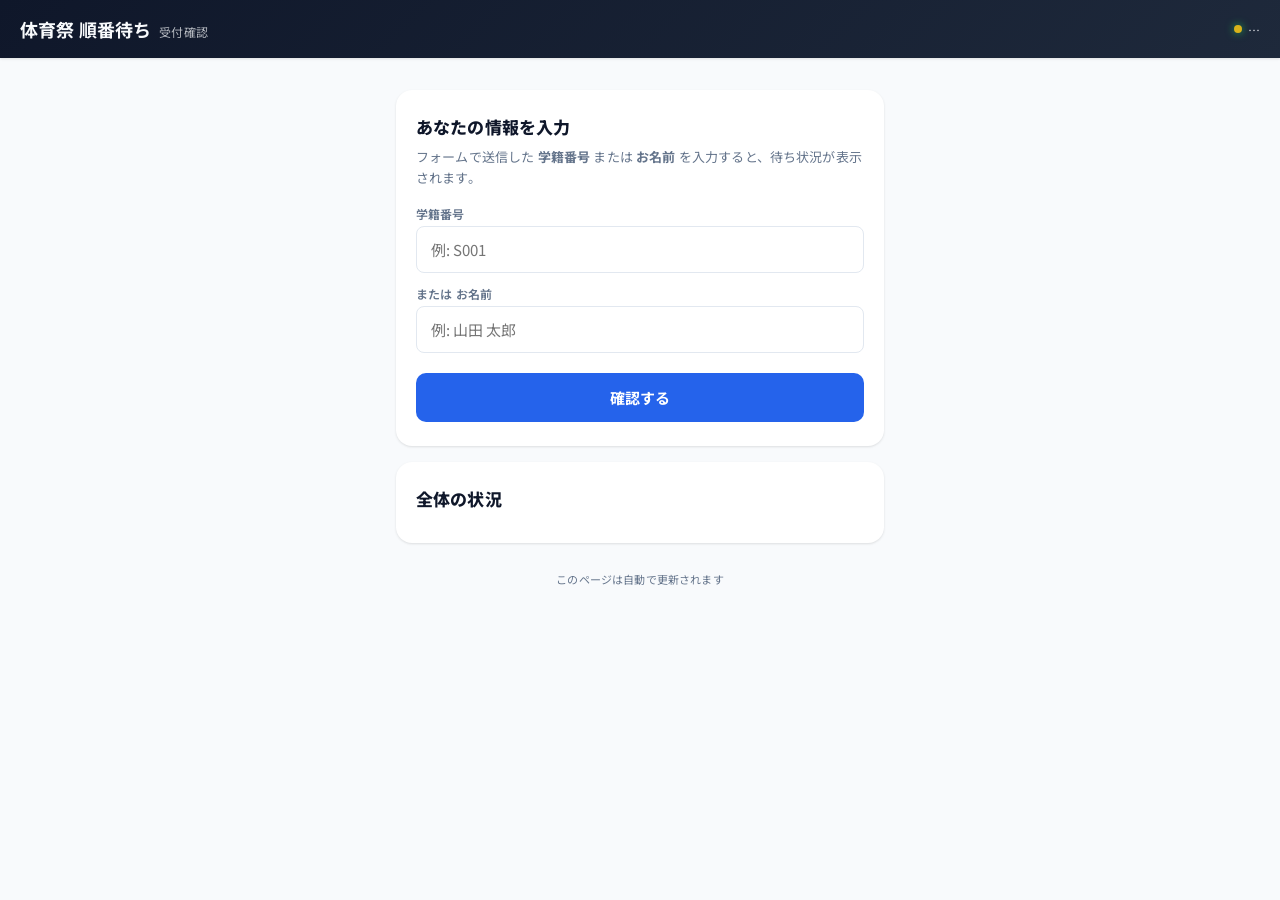
<file: index.html>
<!doctype html>
<html lang="ja">
<head>
  <meta charset="utf-8" />
  <meta name="viewport" content="width=device-width, initial-scale=1" />
  <title>体育祭 順番待ち</title>
  <meta http-equiv="refresh" content="0; url=view.html">
  <link rel="canonical" href="form.html">
  <style>
    body {
      font-family: 'Noto Sans JP', sans-serif;
      background: #f1f5f9;
      color: #334155;
      display: flex;
      align-items: center;
      justify-content: center;
      min-height: 100vh;
      margin: 0;
      text-align: center;
    }
    .box { padding: 32px; }
    a { color: #2563eb; }
  </style>
  <script>
    // JS有効環境では即リダイレクト
    location.replace('view.html' + location.search + location.hash);
  </script>
</head>
<body>
  <div class="box">
    <p>受付確認ページへ移動しています…</p>
    <p><a href="form.html">自動で移動しない場合はこちらをクリック</a></p>
  </div>
</body>
</html>
</file>
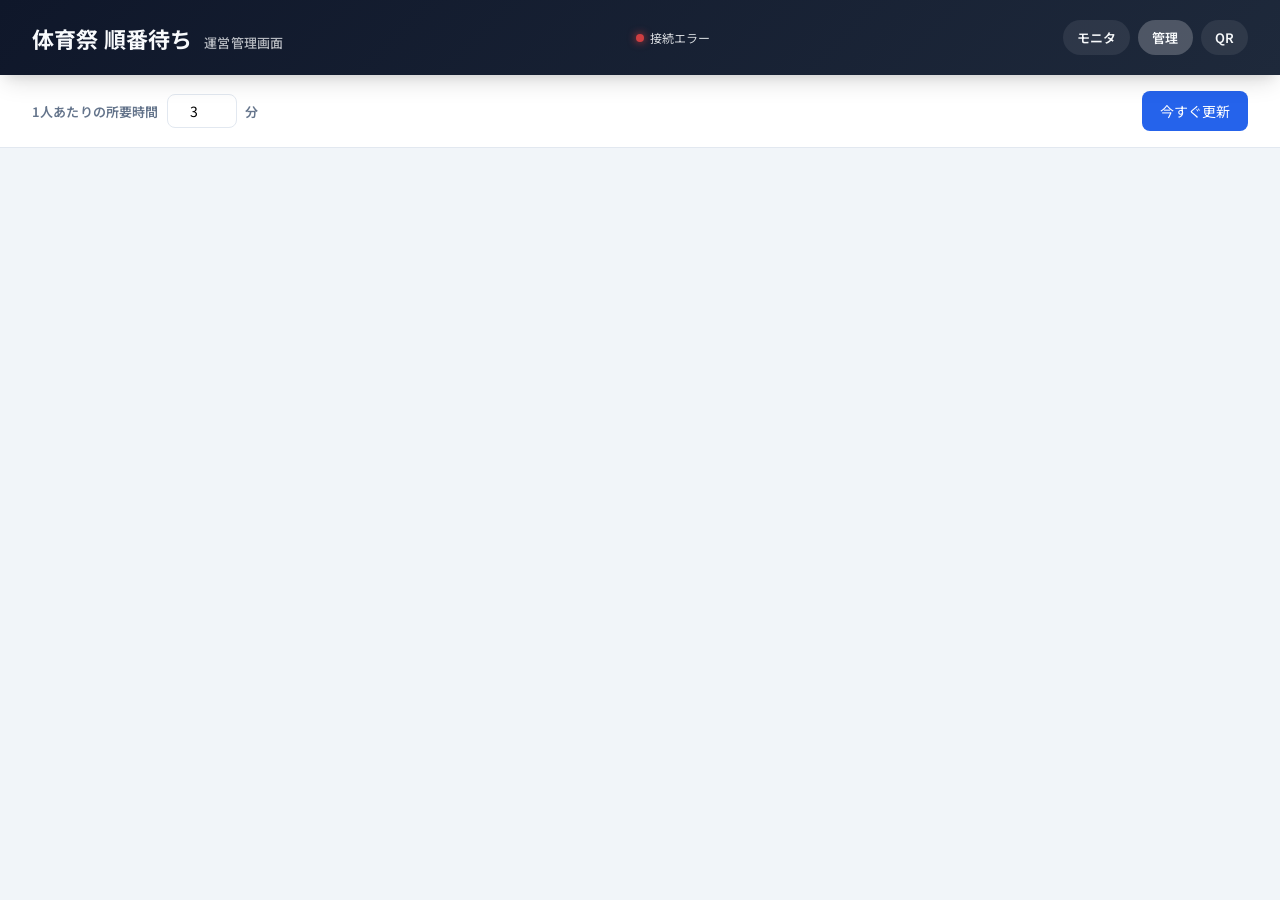
<file: admin.html>
<!doctype html>
<html lang="ja">
<head>
  <meta charset="utf-8" />
  <meta name="viewport" content="width=device-width, initial-scale=1" />
  <title>体育祭 順番待ち | 運営管理</title>
  <link rel="preconnect" href="https://fonts.googleapis.com">
  <link rel="preconnect" href="https://fonts.gstatic.com" crossorigin>
  <link href="https://fonts.googleapis.com/css2?family=Noto+Sans+JP:wght@500;700;800&display=swap" rel="stylesheet">
  <link rel="stylesheet" href="styles.css">
</head>
<body class="admin-page">
  <header class="app-header">
    <div class="title">
      <span class="main">体育祭 順番待ち</span>
      <span class="sub">運営管理画面</span>
    </div>
    <span id="status" class="status-pill is-loading">読込中…</span>
    <div class="links">
      <a href="monitor.html">モニタ</a>
      <a href="admin.html" class="active">管理</a>
      <a href="qr.html">QR</a>
    </div>
  </header>

  <div class="admin-toolbar">
    <label>1人あたりの所要時間
      <input id="mpp" type="number" min="0.5" step="0.5" value="3"> 分
    </label>
    <div class="grow"></div>
    <span class="api-status" id="api-status"></span>
    <button class="btn-primary" id="refresh-btn">今すぐ更新</button>
  </div>

  <div id="alert-area"></div>

  <main id="admin-board" class="admin-grid"></main>

  <script src="config.js"></script>
  <script src="app.js"></script>
  <script>
    (function () {
      const $ = function (s) { return document.querySelector(s); };
      const board = $('#admin-board');
      const statusEl = $('#status');
      const apiStatusEl = $('#api-status');
      const mppInput = $('#mpp');
      let busy = false;
      let watcher = null;

      mppInput.value = APP.Storage.getMinutesPerPerson();
      mppInput.addEventListener('change', function () {
        const v = parseFloat(mppInput.value);
        if (isFinite(v) && v > 0) {
          APP.Storage.setMinutesPerPerson(v);
          if (watcher) watcher.forceRefresh();
        }
      });

      function setStatus(text, cls) {
        statusEl.textContent = text;
        statusEl.className = 'status-pill ' + (cls || '');
      }

      function statusLabel(s) {
        if (s === '呼出中')  return { txt: '呼出中', cls: 'calling' };
        if (s === '完了')    return { txt: '完了',   cls: 'done' };
        if (s === 'キャンセル') return { txt: 'キャンセル', cls: 'canceled' };
        return { txt: '待機中', cls: 'waiting' };
      }

      function rowClass(s) {
        if (s === '呼出中') return 'is-calling';
        if (s === '完了')   return 'is-done';
        if (s === 'キャンセル') return 'is-canceled';
        return '';
      }

      function renderCard(ev, bucket) {
        const all = bucket.all;
        const pending = all.filter(function (e) { return e.status !== '完了' && e.status !== 'キャンセル'; });

        const rowsHtml = all.length ? all.map(function (e) {
          const lab = statusLabel(e.status);
          const cls = rowClass(e.status);
          const isDone     = e.status === '完了';
          const isCanceled = e.status === 'キャンセル';
          const isCalling  = e.status === '呼出中';
          return '<tr class="' + cls + '" data-row="' + e.row + '">' +
            '<td class="pos">' + APP.escapeHtml(e.queueNumber) + '</td>' +
            '<td class="name">' + APP.escapeHtml(e.name || '(名前未登録)') + '</td>' +
            '<td class="id-cell">' + APP.escapeHtml(e.studentId || '') + '</td>' +
            '<td class="id-cell">' + APP.escapeHtml(e.email || '') + '</td>' +
            '<td><span class="status-cell ' + lab.cls + '">' + lab.txt + '</span></td>' +
            '<td class="actions">' +
              (!isDone && !isCanceled
                ? (isCalling
                    ? '<button class="btn btn-done" data-act="complete" data-row="' + e.row + '">完了</button>'
                    : '<button class="btn btn-call" data-act="call" data-row="' + e.row + '">呼出</button>'
                  )
                : '') +
              (!isDone && !isCanceled
                ? '<button class="btn btn-cancel" data-act="cancel" data-row="' + e.row + '">取消</button>'
                : '<button class="btn btn-reset" data-act="reset" data-row="' + e.row + '">戻す</button>'
              ) +
            '</td>' +
          '</tr>';
        }).join('') : '<tr><td class="empty-row" colspan="6">まだ受付がありません</td></tr>';

        return '' +
          '<section class="admin-card">' +
            '<div class="ev-header" style="background: linear-gradient(135deg, ' + ev.color + ' 0%, ' + ev.accent + ' 100%);">' +
              '<div class="ev-name">' + APP.escapeHtml(ev.name) + '</div>' +
              '<div class="ev-count">受付 ' + all.length + ' 名 / 待ち ' + pending.filter(function (e) { return e.status !== '呼出中'; }).length + ' 名</div>' +
            '</div>' +
            '<table class="queue-table">' +
              '<thead><tr><th>番号</th><th>氏名</th><th>学籍番号</th><th>メール</th><th>状態</th><th>操作</th></tr></thead>' +
              '<tbody>' + rowsHtml + '</tbody>' +
            '</table>' +
          '</section>';
      }

      function render(entries) {
        const queues = APP.buildQueues(entries);
        const html = (APP.config.events || []).map(function (ev) {
          const b = queues[ev.name] || { all: [], waiting: [], calling: null };
          return renderCard(ev, b);
        }).join('');
        board.innerHTML = html;
      }

      // 操作 (イベント委譲)
      board.addEventListener('click', function (e) {
        const btn = e.target.closest('button[data-act]');
        if (!btn) return;
        const act = btn.dataset.act;
        const row = parseInt(btn.dataset.row, 10);
        if (!row) return;

        if ((act === 'cancel' || act === 'reset') && !confirm(act === 'cancel' ? 'この行をキャンセルしますか?' : 'この行を待機中に戻しますか?')) {
          return;
        }

        busy = true;
        btn.disabled = true;
        const fn = APP.Api[act];
        if (!fn) { busy = false; btn.disabled = false; return; }
        fn(row).then(function () {
          busy = false;
          if (watcher) watcher.forceRefresh();
        }).catch(function (err) {
          busy = false;
          btn.disabled = false;
          alert('操作に失敗しました: ' + err.message);
        });
      });

      $('#refresh-btn').addEventListener('click', function () {
        if (watcher) watcher.forceRefresh();
      });

      if (!APP.Api.isConfigured()) {
        APP.renderConfigAlertIfNeeded('#alert-area');
        setStatus('未設定', 'is-error');
        return;
      }

      watcher = APP.startWatcher({
        onChange: function (res) {
          render(res.entries || []);
          apiStatusEl.textContent = '最終更新: ' + new Date().toLocaleTimeString('ja-JP');
        },
        onTick: function (info) {
          if (info.phase === 'start')         setStatus('確認中…', 'is-loading');
          else if (info.phase === 'changed')  setStatus('更新', '');
          else if (info.phase === 'unchanged') setStatus('接続中', '');
          else if (info.phase === 'error')     setStatus('接続エラー', 'is-error');
        }
      });
    })();
  </script>
</body>
</html>
</file>
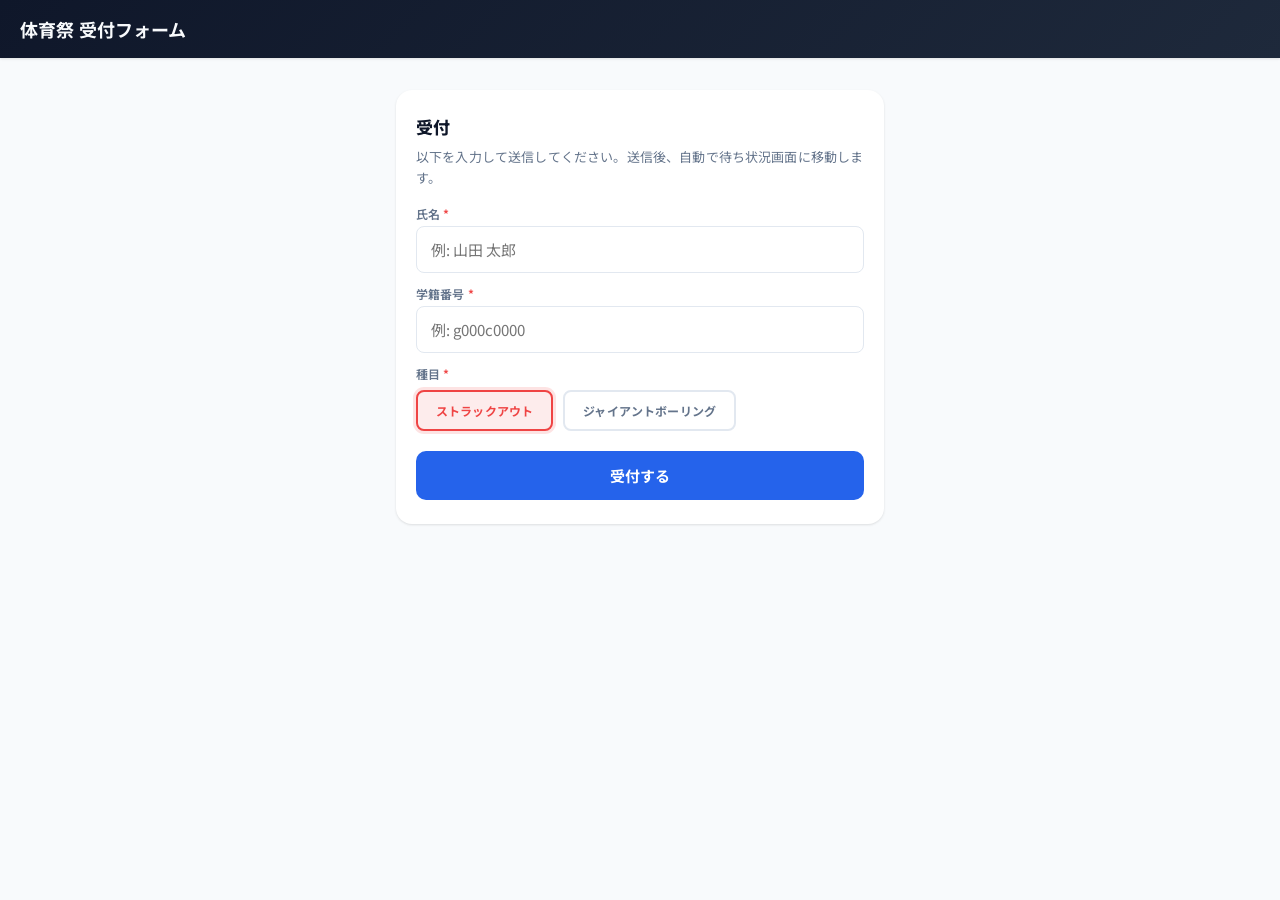
<file: form.html>
<!doctype html>
<html lang="ja">
<head>
  <meta charset="utf-8" />
  <meta name="viewport" content="width=device-width, initial-scale=1" />
  <title>体育祭 受付フォーム</title>
  <link rel="preconnect" href="https://fonts.googleapis.com">
  <link rel="preconnect" href="https://fonts.gstatic.com" crossorigin>
  <link href="https://fonts.googleapis.com/css2?family=Noto+Sans+JP:wght@500;700;800;900&display=swap" rel="stylesheet">
  <link rel="stylesheet" href="styles.css">
</head>
<body class="view-page">
  <header class="view-header">
    <div class="title">
      <span class="main">体育祭 受付フォーム</span>
    </div>
  </header>

  <main class="view-main">
    <div id="alert-area"></div>

    <section class="view-card">
      <h2 class="view-card-title">受付</h2>
      <p class="view-card-desc" id="form-desc">以下を入力して送信してください。送信後、自動で待ち状況画面に移動します。</p>

      <!-- 保存済みの本人情報を表示 (?new=1 のとき) -->
      <div id="saved-identity-box" class="saved-identity-box" style="display:none">
        <div class="saved-identity-label">受付者</div>
        <div class="saved-identity-value">
          <span id="saved-name"></span>
          <span id="saved-sid" class="saved-identity-sid"></span>
        </div>
      </div>

      <form id="register-form" class="identity-form">
        <label id="label-name">
          <span>氏名 <span style="color:#ef4444">*</span></span>
          <input id="f-name" type="text" required autocomplete="name" placeholder="例: 山田 太郎">
        </label>
        <label id="label-sid">
          <span>学籍番号 <span style="color:#ef4444">*</span></span>
          <input id="f-sid" type="text" required autocomplete="off" placeholder="例: g000c0000">
        </label>
        <label>
          <span>種目 <span style="color:#ef4444">*</span></span>
          <div id="event-options" class="event-radio-group"></div>
        </label>

        <div id="form-error" class="form-error" style="display:none"></div>

        <button type="submit" class="btn-view-primary" id="submit-btn">受付する</button>
      </form>
    </section>

    <!-- 送信完了 (成功後に表示) -->
    <section id="success-section" class="view-card hidden">
      <div class="success-icon">✅</div>
      <h2 class="view-card-title" style="text-align:center">受付が完了しました</h2>
      <div id="success-info" class="success-info"></div>
      <p id="countdown-msg" class="view-card-desc" style="text-align:center; margin-top:12px"></p>
      <a id="success-link" href="view.html" class="btn-view-primary" style="display:block; text-align:center; text-decoration:none; margin-top:12px">今すぐ確認する</a>
    </section>
  </main>

  <script src="config.js"></script>
  <script src="app.js"></script>
  <script>
    (function () {
      var $ = function (s) { return document.querySelector(s); };

      // 受付済みチェック: localStorage に識別情報があれば自動で view.html へ移動
      // (?new=1 で強制的にフォームを表示)
      var qs = new URLSearchParams(location.search);
      var forceNew = qs.get('new') === '1';
      if (!forceNew) {
        var saved = APP.Storage.getIdentity();
        if (saved && (saved.studentId || saved.name)) {
          var redirectUrl = 'view.html';
          var p = [];
          if (saved.studentId) p.push('sid=' + encodeURIComponent(saved.studentId));
          if (saved.name)      p.push('name=' + encodeURIComponent(saved.name));
          if (p.length) redirectUrl += '?' + p.join('&');
          location.replace(redirectUrl);
          return;
        }
      }

      var form = $('#register-form');
      var successSection = $('#success-section');
      var errorEl = $('#form-error');
      var submitBtn = $('#submit-btn');
      var eventOptions = $('#event-options');

      // ?new=1 で保存済みidentityがある場合: 種目選択のみのモード
      var savedForReuse = APP.Storage.getIdentity();
      var reuseMode = forceNew && savedForReuse && (savedForReuse.studentId || savedForReuse.name);
      if (reuseMode) {
        $('#form-desc').textContent = '別の種目を受付します。種目を選択して送信してください。';
        $('#label-name').style.display = 'none';
        $('#label-sid').style.display = 'none';
        $('#f-name').removeAttribute('required');
        $('#f-sid').removeAttribute('required');
        $('#saved-identity-box').style.display = 'block';
        $('#saved-name').textContent = savedForReuse.name || '';
        $('#saved-sid').textContent = savedForReuse.studentId ? '(' + savedForReuse.studentId + ')' : '';
      }

      // 種目選択肢をconfig.jsから生成
      var events = APP.config.events || [];
      eventOptions.innerHTML = events.map(function (ev, i) {
        return '<label class="event-radio">' +
          '<input type="radio" name="event" value="' + APP.escapeHtml(ev.name) + '"' + (i === 0 ? ' checked' : '') + '>' +
          '<span class="event-radio-label" style="--ev-color:' + ev.color + '">' + APP.escapeHtml(ev.name) + '</span>' +
        '</label>';
      }).join('');

      function showError(msg) {
        errorEl.textContent = msg;
        errorEl.style.display = 'block';
      }
      function hideError() {
        errorEl.style.display = 'none';
      }

      if (!APP.Api.isConfigured()) {
        APP.renderConfigAlertIfNeeded('#alert-area');
        return;
      }

      form.addEventListener('submit', function (e) {
        e.preventDefault();
        hideError();

        var name, sid;
        if (reuseMode) {
          // 保存済みの値を使う (新規エントリーとして送信)
          name = (savedForReuse.name || '').trim();
          sid  = (savedForReuse.studentId || '').trim();
        } else {
          name = $('#f-name').value.trim();
          sid  = $('#f-sid').value.trim();
        }
        var eventRadio = document.querySelector('input[name="event"]:checked');
        var eventName = eventRadio ? eventRadio.value : '';

        if (!name) { showError('氏名情報が見つかりません'); return; }
        if (!sid) { showError('学籍番号情報が見つかりません'); return; }
        if (!eventName) { showError('種目を選択してください'); return; }

        submitBtn.disabled = true;
        submitBtn.textContent = '送信中…';

        APP.Api._call('register', { name: name, studentId: sid, event: eventName })
          .then(function (res) {
            // 成功
            form.parentElement.classList.add('hidden');
            successSection.classList.remove('hidden');

            var qNum = res.queueNumber || '?';
            $('#success-info').innerHTML =
              '<div class="success-detail"><strong>' + APP.escapeHtml(name) + '</strong> さん</div>' +
              '<div class="success-detail">種目: ' + APP.escapeHtml(eventName) + '</div>' +
              '<div class="success-num">あなたは <span class="success-big">No.' + APP.escapeHtml(qNum) + '</span> です</div>';

            // view.html へのリンクにパラメータ付与
            var viewUrl = 'view.html?sid=' + encodeURIComponent(sid) + '&name=' + encodeURIComponent(name);
            $('#success-link').href = viewUrl;

            // localStorageにも保存（view.htmlで使う）
            APP.Storage.setIdentity({ studentId: sid, name: name });

            // カウントダウン表示 + 自動遷移
            var remaining = 5;
            var countdownEl = $('#countdown-msg');
            countdownEl.textContent = remaining + '秒後に自動で順番確認画面に移動します';
            var countdownTimer = setInterval(function () {
              remaining--;
              if (remaining <= 0) {
                clearInterval(countdownTimer);
                location.href = viewUrl;
              } else {
                countdownEl.textContent = remaining + '秒後に自動で順番確認画面に移動します';
              }
            }, 1000);
          })
          .catch(function (err) {
            submitBtn.disabled = false;
            submitBtn.textContent = '受付する';
            showError('送信に失敗しました: ' + err.message);
          });
      });

      // 隠しコマンド: a を3回押すと admin へ
      APP.initHiddenAdminAccess();
    })();
  </script>
</body>
</html>
</file>
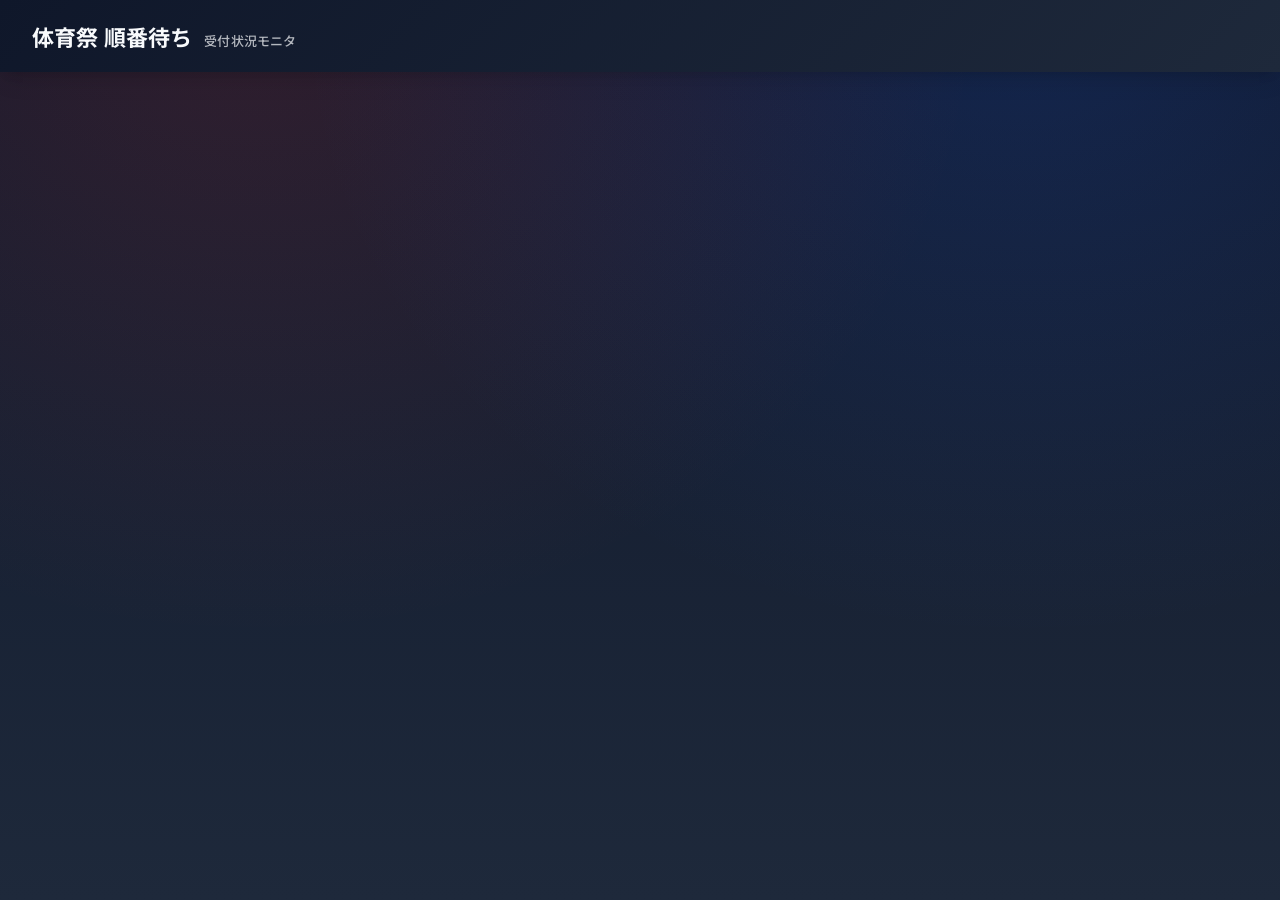
<file: monitor.html>
<!doctype html>
<html lang="ja">
<head>
  <meta charset="utf-8" />
  <meta name="viewport" content="width=device-width, initial-scale=1" />
  <title>体育祭 順番待ち | 大型モニタ表示</title>
  <link rel="preconnect" href="https://fonts.googleapis.com">
  <link rel="preconnect" href="https://fonts.gstatic.com" crossorigin>
  <link href="https://fonts.googleapis.com/css2?family=Noto+Sans+JP:wght@500;700;800;900&display=swap" rel="stylesheet">
  <link rel="stylesheet" href="styles.css">
</head>
<body class="display-page">
  <header class="app-header">
    <div class="title">
      <span class="main">体育祭 順番待ち</span>
      <span class="sub">受付状況モニタ</span>
    </div>
  </header>

  <div id="alert-area"></div>

  <main id="board" class="events-grid"></main>

  <script src="config.js"></script>
  <script src="app.js"></script>
  <script>
    (function () {
      const $ = function (s) { return document.querySelector(s); };
      const board = $('#board');

      function setStatus() {} // ステータス表示なし

      function renderEventCard(ev, bucket) {
        const minutes = APP.Storage.getMinutesPerPerson();
        const waiting = bucket.waiting;
        const calling = bucket.calling;
        const waitCount = waiting.length;
        const waitMin = waitCount * minutes;

        const callingHtml = calling
          ? '<div class="now-calling">' +
              '<div class="label">ただいま呼出中</div>' +
              '<div class="number">No.' + APP.escapeHtml(calling.queueNumber) + '</div>' +
              '<div class="name">' + APP.escapeHtml(calling.name || '(名前未登録)') + '</div>' +
              '<div class="meta">' + APP.escapeHtml(calling.studentId || '') + '</div>' +
            '</div>'
          : '<div class="now-calling is-empty">' +
              '<div class="label">ただいま呼出中</div>' +
              '<div class="number">―</div>' +
              '<div class="meta">' + (waiting.length ? '次の方をお待ちください' : '受付お待ちしています') + '</div>' +
            '</div>';

        const upcomingHtml = waiting.length
          ? waiting.slice(0, APP.config.upcomingCount).map(function (e, i) {
              const wMin = (i + 1) * minutes;
              return '<li>' +
                '<span class="pos">' + APP.escapeHtml(e.queueNumber) + '</span>' +
                '<span class="nm">' + APP.escapeHtml(e.name || '(名前未登録)') + '</span>' +
                '<span class="wait">約 ' + wMin + ' 分後</span>' +
              '</li>';
            }).join('')
          : '<li class="is-empty">現在、待ちの方はいません</li>';

        return '' +
          '<section class="event-card">' +
            '<div class="event-header" style="background: linear-gradient(135deg, ' + ev.color + ' 0%, ' + ev.accent + ' 100%);">' +
              '<div class="ev-name">' + APP.escapeHtml(ev.name) + '</div>' +
              '<div class="ev-sub">本日の順番待ち状況</div>' +
            '</div>' +
            callingHtml +
            '<div class="stats-row">' +
              '<div class="stat"><div class="label">待ち人数</div><div class="value">' + waitCount + '<span class="unit">人</span></div></div>' +
              '<div class="stat"><div class="label">推定待ち時間</div><div class="value">' + waitMin + '<span class="unit">分</span></div></div>' +
            '</div>' +
            '<div class="upcoming">' +
              '<div class="upcoming-title">次に呼ばれる方</div>' +
              '<ul class="upcoming-list">' + upcomingHtml + '</ul>' +
            '</div>' +
          '</section>';
      }

      function render(entries) {
        const queues = APP.buildQueues(entries);
        const html = (APP.config.events || []).map(function (ev) {
          const b = queues[ev.name] || { waiting: [], calling: null, all: [] };
          return renderEventCard(ev, b);
        }).join('');
        board.innerHTML = html;
      }

      if (!APP.Api.isConfigured()) {
        APP.renderConfigAlertIfNeeded('#alert-area');
        setStatus('未設定', 'is-error');
        return;
      }

      // 変更検知付きウォッチャー (変化があった時だけ画面更新)
      var connected = false;
      APP.startWatcher({
        onChange: function (res) { render(res.entries || []); },
        onTick: function (info) {
          if (info.phase === 'changed') {
            connected = true;
            setStatus('更新しました', '');
            setTimeout(function () { setStatus('接続中', ''); }, 2000);
          } else if (info.phase === 'unchanged') {
            if (!connected) setStatus('接続中', '');
            connected = true;
          } else if (info.phase === 'error') {
            setStatus('接続エラー', 'is-error');
            connected = false;
          } else if (info.phase === 'start' && !connected) {
            setStatus('接続中…', 'is-loading');
          }
        }
      });

      // 隠しコマンド: a を3回押すと admin へ
      APP.initHiddenAdminAccess();
    })();
  </script>
</body>
</html>
</file>
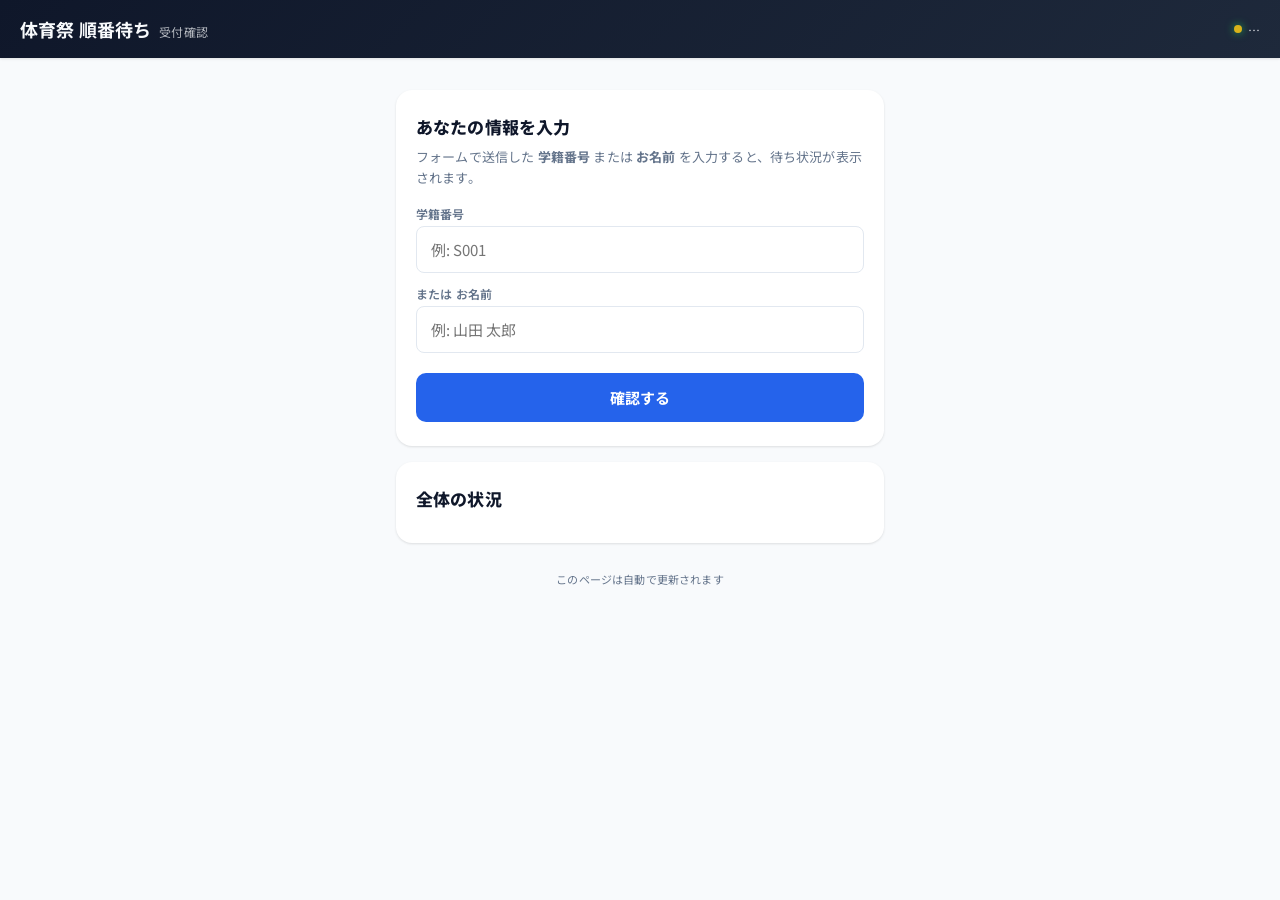
<file: view.html>
<!doctype html>
<html lang="ja">
<head>
  <meta charset="utf-8" />
  <meta name="viewport" content="width=device-width, initial-scale=1" />
  <title>体育祭 順番待ち | 受付確認</title>
  <link rel="preconnect" href="https://fonts.googleapis.com">
  <link rel="preconnect" href="https://fonts.gstatic.com" crossorigin>
  <link href="https://fonts.googleapis.com/css2?family=Noto+Sans+JP:wght@500;700;800;900&display=swap" rel="stylesheet">
  <link rel="stylesheet" href="styles.css">
</head>
<body class="view-page">
  <header class="view-header">
    <div class="title">
      <span class="main">体育祭 順番待ち</span>
      <span class="sub">受付確認</span>
    </div>
    <span id="status" class="status-pill is-loading">…</span>
  </header>

  <main class="view-main">
    <div id="alert-area"></div>

    <!-- 識別フォーム -->
    <section id="identity-section" class="view-card">
      <h2 class="view-card-title">あなたの情報を入力</h2>
      <p class="view-card-desc">フォームで送信した <strong>学籍番号</strong> または <strong>お名前</strong> を入力すると、待ち状況が表示されます。</p>
      <form id="identity-form" class="identity-form">
        <label>
          <span>学籍番号</span>
          <input id="input-student-id" type="text" autocomplete="off" placeholder="例: S001">
        </label>
        <label>
          <span>または お名前</span>
          <input id="input-name" type="text" autocomplete="off" placeholder="例: 山田 太郎">
        </label>
        <button type="submit" class="btn-view-primary">確認する</button>
      </form>
    </section>

    <!-- 本人状況カード (識別後に表示) -->
    <section id="my-status-section" class="view-card hidden">
      <div class="my-status-banner">
        <div class="banner-label">📋 受付スタッフに見せてください</div>
      </div>

      <div id="my-identity" class="my-identity"></div>
      <div id="my-entries" class="my-entries"></div>

      <a href="form.html?new=1" class="btn-view-secondary" style="text-align:center; text-decoration:none; display:block">別の種目を受付する</a>
    </section>

    <!-- 全体状況 -->
    <section id="overall-section" class="view-card">
      <h2 class="view-card-title">全体の状況</h2>
      <div id="overall-board" class="overall-board"></div>
    </section>

    <footer class="view-footer">
      <p>このページは自動で更新されます</p>
    </footer>
  </main>

  <script src="config.js"></script>
  <script src="app.js"></script>
  <script>
    (function () {
      const $ = function (s) { return document.querySelector(s); };
      const statusEl = $('#status');
      const idSection = $('#identity-section');
      const myStatusSection = $('#my-status-section');
      const inputSid = $('#input-student-id');
      const inputName = $('#input-name');
      const myIdentityEl = $('#my-identity');
      const myEntriesEl = $('#my-entries');
      const overallBoard = $('#overall-board');

      let latestEntries = [];

      function setStatus(text, cls) {
        statusEl.textContent = text;
        statusEl.className = 'status-pill ' + (cls || '');
      }

      function statusBadge(s) {
        if (s === '呼出中')   return { txt: '🔔 呼出中！', cls: 'badge-calling' };
        if (s === '完了')     return { txt: '✅ 完了',     cls: 'badge-done' };
        if (s === 'キャンセル') return { txt: 'キャンセル', cls: 'badge-canceled' };
        return { txt: '⏳ 待機中', cls: 'badge-waiting' };
      }

      function renderMyEntries(identity, entries) {
        const minutes = APP.Storage.getMinutesPerPerson();
        const allMine = APP.findEntriesByIdentity(entries, identity);
        // 完了・キャンセルを除外: 待機中・呼出中のみ表示
        const mine = allMine.filter(function (e) {
          return e.status !== '完了' && e.status !== 'キャンセル';
        });

        // 識別ヘッダー
        const idLabel =
          (identity.name ? '<div class="my-name">' + APP.escapeHtml(identity.name) + '</div>' : '') +
          (identity.studentId ? '<div class="my-sid">学籍番号: ' + APP.escapeHtml(identity.studentId) + '</div>' : '');
        myIdentityEl.innerHTML = idLabel || '<div class="my-name">' + APP.escapeHtml(identity.name || identity.studentId || '') + '</div>';

        if (mine.length === 0) {
          // 受付がない or 全て完了済み
          var emptyMsg = allMine.length > 0
            ? '受付済みの種目はすべて完了しました。'
            : 'まだ受付されていないようです。';
          myEntriesEl.innerHTML =
            '<div class="my-entry-empty">' +
              emptyMsg + '<br>' +
              '<a href="form.html?new=1" class="btn-view-primary" style="display:inline-block; margin-top:14px; text-decoration:none">新しく受付する</a>' +
            '</div>';
          return;
        }

        // 種目ごとに整理 (待ち番号を計算するため)
        const queues = APP.buildQueues(entries);
        const cards = mine.map(function (myEntry) {
          const ev = (APP.config.events || []).find(function (e) { return e.name === myEntry.event; })
                    || { color: '#475569', accent: '#64748b', name: myEntry.event };
          const bucket = queues[myEntry.event];
          let posInWait = -1;
          if (bucket) {
            posInWait = bucket.waiting.findIndex(function (e) { return e.row === myEntry.row; });
          }
          const badge = statusBadge(myEntry.status);

          let mainBig = '';
          if (myEntry.status === '呼出中') {
            mainBig =
              '<div class="my-big-msg my-big-call">いま呼ばれています！</div>' +
              '<div class="my-big-sub">受付場所へ向かってください</div>';
          } else {
            // 待機中
            const aheadCount = posInWait >= 0 ? posInWait : 0; // 自分の前に何人
            const myWaitMin = (aheadCount + 1) * minutes; // 自分が呼ばれるまで
            mainBig =
              '<div class="my-big-num">あと ' + aheadCount + ' 人</div>' +
              '<div class="my-big-sub">推定 約 ' + myWaitMin + ' 分後</div>';
          }

          return '' +
            '<div class="my-entry-card" style="--ev-color:' + ev.color + ';--ev-accent:' + ev.accent + ';">' +
              '<div class="my-entry-header">' +
                '<span class="my-entry-event">' + APP.escapeHtml(myEntry.event) + '</span>' +
                '<span class="my-entry-num">No.' + APP.escapeHtml(myEntry.queueNumber) + '</span>' +
              '</div>' +
              '<div class="my-entry-badge ' + badge.cls + '">' + badge.txt + '</div>' +
              mainBig +
            '</div>';
        }).join('');
        myEntriesEl.innerHTML = cards;
      }

      function renderOverall(entries) {
        const minutes = APP.Storage.getMinutesPerPerson();
        const queues = APP.buildQueues(entries);
        const html = (APP.config.events || []).map(function (ev) {
          const b = queues[ev.name] || { waiting: [], calling: null };
          const calling = b.calling
            ? '<div class="ov-calling">呼出中: <strong>No.' + APP.escapeHtml(b.calling.queueNumber) + ' ' + APP.escapeHtml(b.calling.name || '') + '</strong></div>'
            : '<div class="ov-calling ov-empty">呼出中: ―</div>';
          return '' +
            '<div class="ov-card" style="--ev-color:' + ev.color + ';--ev-accent:' + ev.accent + ';">' +
              '<div class="ov-name">' + APP.escapeHtml(ev.name) + '</div>' +
              calling +
              '<div class="ov-stats">' +
                '<div class="ov-stat"><span class="ov-num">' + b.waiting.length + '</span><span class="ov-unit">人待ち</span></div>' +
                '<div class="ov-stat"><span class="ov-num">' + (b.waiting.length * minutes) + '</span><span class="ov-unit">分</span></div>' +
              '</div>' +
            '</div>';
        }).join('');
        overallBoard.innerHTML = html;
      }

      function refreshUI() {
        const identity = APP.Storage.getIdentity();
        if (identity && (identity.name || identity.studentId)) {
          idSection.classList.add('hidden');
          myStatusSection.classList.remove('hidden');
          renderMyEntries(identity, latestEntries);
        } else {
          idSection.classList.remove('hidden');
          myStatusSection.classList.add('hidden');
        }
        renderOverall(latestEntries);
      }

      // 識別フォーム
      $('#identity-form').addEventListener('submit', function (e) {
        e.preventDefault();
        const sid = inputSid.value.trim();
        const nm = inputName.value.trim();
        if (!sid && !nm) {
          alert('学籍番号またはお名前を入力してください');
          return;
        }
        APP.Storage.setIdentity({ studentId: sid, name: nm });
        refreshUI();
      });

      $('#change-identity-btn').addEventListener('click', function () {
        APP.Storage.setIdentity(null);
        inputSid.value = '';
        inputName.value = '';
        refreshUI();
      });

      // 起動時: URLパラメータ or localStorage から識別情報を復元
      var params = new URLSearchParams(location.search);
      var paramSid = params.get('sid') || '';
      var paramName = params.get('name') || '';
      var hasIdentity = false;

      if (paramSid || paramName) {
        // URLパラメータあり → 保存して即表示
        var identity = { studentId: paramSid, name: paramName };
        APP.Storage.setIdentity(identity);
        if (paramSid) inputSid.value = paramSid;
        if (paramName) inputName.value = paramName;
        hasIdentity = true;
        // URLからパラメータを消す（見た目をクリーンに）
        if (history.replaceState) {
          history.replaceState(null, '', location.pathname);
        }
      } else {
        // localStorage から復元
        var savedIdentity = APP.Storage.getIdentity();
        if (savedIdentity && (savedIdentity.studentId || savedIdentity.name)) {
          if (savedIdentity.studentId) inputSid.value = savedIdentity.studentId;
          if (savedIdentity.name) inputName.value = savedIdentity.name;
          hasIdentity = true;
        }
      }

      // 識別情報がある場合は即座に入力画面を隠してステータス画面を表示
      if (hasIdentity) {
        idSection.classList.add('hidden');
        myStatusSection.classList.remove('hidden');
        // データ読込中の仮表示
        myEntriesEl.innerHTML = '<div class="my-entry-empty">データを読み込み中…</div>';
      }

      // データ取得開始
      if (!APP.Api.isConfigured()) {
        APP.renderConfigAlertIfNeeded('#alert-area');
        setStatus('未設定', 'is-error');
        refreshUI();
        return;
      }

      var connected = false;
      APP.startWatcher({
        onChange: function (res) {
          latestEntries = res.entries || [];
          refreshUI();
        },
        onTick: function (info) {
          if (info.phase === 'changed') {
            connected = true;
            setStatus('更新しました', '');
            setTimeout(function () { setStatus('接続中', ''); }, 2000);
          } else if (info.phase === 'unchanged') {
            if (!connected) setStatus('接続中', '');
            connected = true;
          } else if (info.phase === 'error') {
            setStatus('接続エラー', 'is-error');
            connected = false;
          } else if (info.phase === 'start' && !connected) {
            setStatus('接続中…', 'is-loading');
          }
        }
      });

    })();
  </script>
</body>
</html>
</file>
<file: styles.css>
/* ========================================================
   体育祭 順番待ちシステム - 共通スタイル
   ======================================================== */

* { box-sizing: border-box; margin: 0; padding: 0; }

:root {
  --bg: #0f172a;
  --bg-grad-1: #1e293b;
  --bg-grad-2: #0f172a;
  --surface: #ffffff;
  --surface-2: #f8fafc;
  --text: #0f172a;
  --text-muted: #64748b;
  --text-on-dark: #f8fafc;
  --border: #e2e8f0;
  --shadow-sm: 0 1px 3px rgba(0,0,0,.08), 0 1px 2px rgba(0,0,0,.04);
  --shadow-md: 0 10px 25px -5px rgba(0,0,0,.15), 0 8px 10px -6px rgba(0,0,0,.08);
  --shadow-lg: 0 25px 50px -12px rgba(0,0,0,.25);
  --radius: 16px;
  --radius-sm: 8px;
  --radius-lg: 24px;
}

html, body {
  font-family: 'Noto Sans JP', -apple-system, BlinkMacSystemFont, 'Segoe UI', system-ui, sans-serif;
  color: var(--text);
  background: var(--bg);
  min-height: 100vh;
  -webkit-font-smoothing: antialiased;
  letter-spacing: 0.01em;
}

button { font-family: inherit; cursor: pointer; border: none; }
input, select { font-family: inherit; }
a { color: inherit; }

/* ============================ ヘッダー ============================ */
.app-header {
  background: linear-gradient(135deg, #0f172a 0%, #1e293b 100%);
  color: var(--text-on-dark);
  padding: 20px 32px;
  display: flex;
  align-items: center;
  justify-content: space-between;
  gap: 16px;
  box-shadow: var(--shadow-md);
  position: sticky;
  top: 0;
  z-index: 10;
}
.app-header .title {
  display: flex;
  align-items: baseline;
  gap: 12px;
  font-weight: 700;
}
.app-header .title .main { font-size: 22px; }
.app-header .title .sub  { font-size: 13px; opacity: 0.7; font-weight: 500; }

.app-header .links { display: flex; gap: 8px; }
.app-header .links a {
  text-decoration: none;
  padding: 8px 14px;
  border-radius: 999px;
  background: rgba(255,255,255,0.08);
  font-size: 13px;
  font-weight: 600;
  transition: background .15s;
}
.app-header .links a:hover { background: rgba(255,255,255,0.18); }
.app-header .links a.active { background: rgba(255,255,255,0.22); }

.status-pill {
  display: inline-flex;
  align-items: center;
  gap: 6px;
  font-size: 12px;
  opacity: 0.85;
}
.status-pill::before {
  content: '';
  width: 8px; height: 8px;
  border-radius: 50%;
  background: #22c55e;
  box-shadow: 0 0 8px #22c55e;
}
.status-pill.is-error::before { background: #ef4444; box-shadow: 0 0 8px #ef4444; }
.status-pill.is-loading::before { background: #facc15; animation: pulse 1.2s infinite; }
@keyframes pulse { 50% { opacity: 0.3; } }

/* ============================ レイアウト ============================ */
.events-grid {
  display: grid;
  grid-template-columns: 1fr 1fr;
  gap: 24px;
  padding: 24px;
  max-width: 1800px;
  margin: 0 auto;
}
@media (max-width: 1024px) {
  .events-grid { grid-template-columns: 1fr; }
}

.event-card {
  background: var(--surface);
  border-radius: var(--radius-lg);
  overflow: hidden;
  box-shadow: var(--shadow-lg);
  display: flex;
  flex-direction: column;
  min-height: 600px;
}

.event-header {
  padding: 24px 28px;
  color: white;
  position: relative;
  overflow: hidden;
}
.event-header::after {
  content: '';
  position: absolute;
  top: -30%; right: -10%;
  width: 250px; height: 250px;
  border-radius: 50%;
  background: rgba(255,255,255,0.08);
}
.event-header .ev-name {
  font-size: 32px;
  font-weight: 800;
  letter-spacing: 0.02em;
  position: relative;
  z-index: 1;
}
.event-header .ev-sub {
  font-size: 14px;
  opacity: 0.85;
  margin-top: 4px;
  position: relative;
  z-index: 1;
}

/* ============================ ディスプレイ画面 ============================ */
.now-calling {
  padding: 36px 28px;
  text-align: center;
  background: linear-gradient(180deg, #fffbeb 0%, #fef3c7 100%);
  border-bottom: 1px solid var(--border);
}
.now-calling.is-empty {
  background: var(--surface-2);
}
.now-calling .label {
  font-size: 14px;
  color: var(--text-muted);
  font-weight: 600;
  letter-spacing: 0.15em;
  margin-bottom: 12px;
}
.now-calling .number {
  font-size: 96px;
  font-weight: 900;
  line-height: 1;
  margin-bottom: 8px;
  letter-spacing: -0.03em;
}
.now-calling .name {
  font-size: 28px;
  font-weight: 700;
  margin-bottom: 6px;
}
.now-calling .meta {
  font-size: 14px;
  color: var(--text-muted);
}
.now-calling.is-empty .number {
  font-size: 48px;
  color: var(--text-muted);
}

.stats-row {
  display: grid;
  grid-template-columns: 1fr 1fr;
  gap: 1px;
  background: var(--border);
  border-bottom: 1px solid var(--border);
}
.stats-row .stat {
  padding: 24px;
  background: var(--surface);
  text-align: center;
}
.stats-row .stat .label {
  font-size: 13px;
  color: var(--text-muted);
  font-weight: 600;
  margin-bottom: 8px;
}
.stats-row .stat .value {
  font-size: 56px;
  font-weight: 800;
  line-height: 1;
}
.stats-row .stat .unit {
  font-size: 18px;
  color: var(--text-muted);
  font-weight: 600;
  margin-left: 4px;
}

.upcoming {
  padding: 20px 24px 24px;
  flex: 1;
}
.upcoming .upcoming-title {
  font-size: 14px;
  color: var(--text-muted);
  font-weight: 600;
  letter-spacing: 0.1em;
  margin-bottom: 12px;
}
.upcoming-list { list-style: none; display: flex; flex-direction: column; gap: 8px; }
.upcoming-list li {
  display: grid;
  grid-template-columns: 56px 1fr auto;
  align-items: center;
  gap: 12px;
  padding: 12px 16px;
  background: var(--surface-2);
  border-radius: var(--radius-sm);
  border-left: 4px solid transparent;
}
.upcoming-list li .pos {
  font-size: 22px;
  font-weight: 800;
  color: var(--text-muted);
}
.upcoming-list li .nm { font-size: 18px; font-weight: 600; }
.upcoming-list li .wait { font-size: 13px; color: var(--text-muted); }
.upcoming-list li.is-empty { color: var(--text-muted); justify-content: center; display: flex; padding: 20px; }

/* ============================ 管理画面 ============================ */
.admin-toolbar {
  background: var(--surface);
  border-bottom: 1px solid var(--border);
  padding: 16px 32px;
  display: flex;
  flex-wrap: wrap;
  align-items: center;
  gap: 20px;
}
.admin-toolbar label {
  font-size: 13px;
  font-weight: 600;
  color: var(--text-muted);
  display: flex;
  align-items: center;
  gap: 8px;
}
.admin-toolbar input[type="number"] {
  width: 70px;
  padding: 6px 10px;
  border: 1px solid var(--border);
  border-radius: var(--radius-sm);
  font-size: 14px;
  text-align: center;
}
.admin-toolbar .grow { flex: 1; }
.admin-toolbar .api-status { font-size: 12px; color: var(--text-muted); }

.admin-grid {
  display: grid;
  grid-template-columns: 1fr 1fr;
  gap: 20px;
  padding: 20px;
  max-width: 1800px;
  margin: 0 auto;
}
@media (max-width: 1100px) {
  .admin-grid { grid-template-columns: 1fr; }
}

.admin-card {
  background: var(--surface);
  border-radius: var(--radius);
  box-shadow: var(--shadow-md);
  overflow: hidden;
  display: flex;
  flex-direction: column;
}

.admin-card .ev-header {
  padding: 16px 20px;
  color: white;
  display: flex;
  align-items: center;
  justify-content: space-between;
}
.admin-card .ev-header .ev-name { font-size: 20px; font-weight: 800; }
.admin-card .ev-header .ev-count {
  background: rgba(255,255,255,0.2);
  padding: 4px 12px;
  border-radius: 999px;
  font-size: 13px;
  font-weight: 700;
}

.queue-table {
  width: 100%;
  border-collapse: collapse;
}
.queue-table th, .queue-table td {
  padding: 10px 12px;
  text-align: left;
  border-bottom: 1px solid var(--border);
  font-size: 14px;
}
.queue-table th {
  background: var(--surface-2);
  font-weight: 700;
  color: var(--text-muted);
  font-size: 12px;
  letter-spacing: 0.05em;
  position: sticky;
  top: 0;
}
.queue-table tbody tr.is-calling { background: #fffbeb; }
.queue-table tbody tr.is-done    { background: #f0fdf4; opacity: 0.6; }
.queue-table tbody tr.is-canceled { background: #fef2f2; opacity: 0.5; text-decoration: line-through; }

.queue-table .pos {
  font-weight: 800;
  font-size: 16px;
  width: 48px;
}
.queue-table .name { font-weight: 600; }
.queue-table .id-cell { color: var(--text-muted); font-size: 13px; }
.queue-table .status-cell {
  font-size: 12px;
  font-weight: 700;
  padding: 4px 8px;
  border-radius: 4px;
  display: inline-block;
}
.queue-table .status-cell.waiting  { background: #e0e7ff; color: #4338ca; }
.queue-table .status-cell.calling  { background: #fef3c7; color: #92400e; }
.queue-table .status-cell.done     { background: #dcfce7; color: #166534; }
.queue-table .status-cell.canceled { background: #fee2e2; color: #991b1b; }

.queue-table .actions {
  display: flex;
  gap: 6px;
  flex-wrap: wrap;
}

.btn {
  padding: 6px 12px;
  border-radius: 6px;
  font-size: 12px;
  font-weight: 700;
  border: 1px solid transparent;
  transition: all .12s;
  white-space: nowrap;
}
.btn:hover { transform: translateY(-1px); }
.btn:active { transform: translateY(0); }
.btn:disabled { opacity: 0.4; cursor: not-allowed; transform: none; }

.btn-call    { background: #f59e0b; color: white; }
.btn-call:hover    { background: #d97706; }
.btn-done    { background: #16a34a; color: white; }
.btn-done:hover    { background: #15803d; }
.btn-cancel  { background: #fee2e2; color: #991b1b; border-color: #fecaca; }
.btn-cancel:hover  { background: #fecaca; }
.btn-reset   { background: var(--surface-2); color: var(--text-muted); border-color: var(--border); }
.btn-reset:hover   { background: var(--border); color: var(--text); }

.btn-primary {
  background: #2563eb; color: white;
  padding: 10px 18px;
  font-size: 14px;
  border-radius: 8px;
}
.btn-primary:hover { background: #1d4ed8; }

.empty-row {
  padding: 32px;
  text-align: center;
  color: var(--text-muted);
  font-size: 14px;
}

/* ============================ アラート ============================ */
.config-alert {
  background: #fef3c7;
  color: #78350f;
  border-left: 4px solid #f59e0b;
  padding: 16px 24px;
  margin: 20px;
  border-radius: var(--radius-sm);
  font-size: 14px;
  line-height: 1.6;
}
.config-alert code {
  background: rgba(0,0,0,0.08);
  padding: 2px 6px;
  border-radius: 4px;
  font-family: 'Consolas', monospace;
  font-size: 13px;
}

/* ============================ QRページ ============================ */
.qr-wrap {
  max-width: 720px;
  margin: 40px auto;
  background: var(--surface);
  padding: 40px;
  border-radius: var(--radius-lg);
  box-shadow: var(--shadow-lg);
}
.qr-wrap h1 { font-size: 28px; margin-bottom: 8px; }
.qr-wrap .lead { color: var(--text-muted); margin-bottom: 24px; }
.qr-form { display: flex; flex-direction: column; gap: 12px; margin-bottom: 24px; }
.qr-form label { font-size: 13px; font-weight: 700; color: var(--text-muted); }
.qr-form input[type="text"] {
  padding: 12px 14px;
  border: 1px solid var(--border);
  border-radius: 8px;
  font-size: 15px;
}
.qr-form .row { display: flex; gap: 12px; align-items: end; }
.qr-form .row > * { flex: 1; }
#qr-output {
  text-align: center;
  padding: 30px;
  background: var(--surface-2);
  border-radius: var(--radius);
  border: 2px dashed var(--border);
}
#qr-output canvas, #qr-output img {
  max-width: 100%;
  height: auto;
}
#qr-output .placeholder { color: var(--text-muted); }
.qr-print-area {
  text-align: center;
  padding: 20px;
}
.qr-print-area h2 { font-size: 24px; margin-bottom: 12px; }
.qr-print-area p { color: var(--text-muted); margin-bottom: 16px; }

@media print {
  body * { visibility: hidden; }
  .qr-print-area, .qr-print-area * { visibility: visible; }
  .qr-print-area {
    position: absolute;
    top: 0; left: 0;
    width: 100%;
    padding: 40px;
  }
  .qr-print-area canvas, .qr-print-area img {
    width: 400px !important;
    height: 400px !important;
  }
}

/* ============================ ボディ別背景 ============================ */
body.display-page {
  background:
    radial-gradient(at 20% 0%, rgba(239,68,68,0.15) 0, transparent 50%),
    radial-gradient(at 80% 0%, rgba(37,99,235,0.18) 0, transparent 50%),
    linear-gradient(180deg, #0f172a 0%, #1e293b 100%);
}
body.admin-page  { background: #f1f5f9; }
body.qr-page     { background: #f1f5f9; }
body.view-page   { background: #f8fafc; }

/* ============================ view.html 受付者向け ============================ */
.view-header {
  background: linear-gradient(135deg, #0f172a 0%, #1e293b 100%);
  color: var(--text-on-dark);
  padding: 16px 20px;
  display: flex;
  align-items: center;
  gap: 12px;
  box-shadow: var(--shadow-sm);
  position: sticky;
  top: 0;
  z-index: 10;
}
.view-header .title { display: flex; align-items: baseline; gap: 8px; }
.view-header .title .main { font-size: 18px; font-weight: 700; }
.view-header .title .sub  { font-size: 12px; opacity: 0.7; }
.view-header .status-pill { margin-left: auto; }

.view-main {
  max-width: 520px;
  margin: 0 auto;
  padding: 16px;
  display: flex;
  flex-direction: column;
  gap: 16px;
}

.view-card {
  background: var(--surface);
  border-radius: var(--radius);
  padding: 24px 20px;
  box-shadow: var(--shadow-sm);
}
.view-card.hidden { display: none; }
.view-card-title {
  font-size: 17px;
  font-weight: 800;
  margin-bottom: 8px;
}
.view-card-desc {
  font-size: 13px;
  color: var(--text-muted);
  margin-bottom: 16px;
  line-height: 1.6;
}

.identity-form {
  display: flex;
  flex-direction: column;
  gap: 12px;
}
.identity-form label {
  display: flex;
  flex-direction: column;
  gap: 4px;
  font-size: 12px;
  color: var(--text-muted);
  font-weight: 600;
}
.identity-form input {
  padding: 12px 14px;
  border: 1px solid var(--border);
  border-radius: 8px;
  font-size: 15px;
  transition: border .15s;
}
.identity-form input:focus {
  outline: none;
  border-color: #2563eb;
  box-shadow: 0 0 0 3px rgba(37,99,235,.1);
}

.btn-view-primary {
  padding: 14px;
  background: #2563eb;
  color: white;
  font-size: 15px;
  font-weight: 700;
  border-radius: 10px;
  border: none;
  cursor: pointer;
  transition: background .12s;
  margin-top: 8px;
}
.btn-view-primary:hover { background: #1d4ed8; }
.btn-view-primary:active { transform: scale(0.98); }

.btn-view-secondary {
  padding: 10px;
  background: transparent;
  color: var(--text-muted);
  font-size: 13px;
  font-weight: 600;
  border: 1px solid var(--border);
  border-radius: 8px;
  cursor: pointer;
  margin-top: 16px;
  width: 100%;
}

/* バナー: 受付スタッフに見せてください */
.my-status-banner {
  background: linear-gradient(90deg, #1e40af, #3b82f6);
  color: white;
  text-align: center;
  padding: 12px;
  border-radius: 10px;
  margin-bottom: 16px;
}
.my-status-banner .banner-label {
  font-size: 14px;
  font-weight: 700;
}

.my-identity {
  text-align: center;
  margin-bottom: 16px;
}
.my-identity .my-name {
  font-size: 24px;
  font-weight: 900;
}
.my-identity .my-sid {
  font-size: 14px;
  color: var(--text-muted);
  font-weight: 600;
  margin-top: 4px;
}

.my-entries { display: flex; flex-direction: column; gap: 12px; }

.my-entry-card {
  border: 2px solid var(--border);
  border-radius: 14px;
  padding: 20px;
  text-align: center;
  position: relative;
  overflow: hidden;
}
.my-entry-card::before {
  content: '';
  position: absolute;
  top: 0; left: 0; right: 0;
  height: 5px;
  background: linear-gradient(90deg, var(--ev-color), var(--ev-accent));
}

.my-entry-header {
  display: flex;
  justify-content: space-between;
  align-items: center;
  margin-bottom: 12px;
}
.my-entry-event {
  font-size: 14px;
  font-weight: 700;
  color: var(--text-muted);
}
.my-entry-num {
  font-size: 14px;
  font-weight: 800;
  background: var(--surface-2);
  padding: 4px 10px;
  border-radius: 6px;
}

.my-entry-badge {
  display: inline-block;
  font-size: 14px;
  font-weight: 700;
  padding: 6px 14px;
  border-radius: 999px;
  margin-bottom: 14px;
}
.badge-waiting  { background: #e0e7ff; color: #4338ca; }
.badge-calling  { background: #fef3c7; color: #92400e; animation: pulse-glow 1.5s ease-in-out infinite; }
.badge-done     { background: #dcfce7; color: #166534; }
.badge-canceled { background: #fee2e2; color: #991b1b; }

@keyframes pulse-glow {
  0%, 100% { box-shadow: 0 0 0 0 rgba(245,158,11,.3); }
  50%      { box-shadow: 0 0 16px 6px rgba(245,158,11,.3); }
}

.my-big-num {
  font-size: 40px;
  font-weight: 900;
  line-height: 1.1;
}
.my-big-msg {
  font-size: 22px;
  font-weight: 800;
}
.my-big-msg.my-big-call {
  color: #d97706;
  animation: pulse-glow-txt 1.5s ease-in-out infinite;
}
@keyframes pulse-glow-txt {
  0%, 100% { opacity: 1; }
  50%      { opacity: 0.6; }
}
.my-big-sub {
  font-size: 14px;
  color: var(--text-muted);
  margin-top: 4px;
}

.my-entry-empty {
  text-align: center;
  padding: 24px;
  color: var(--text-muted);
  font-size: 14px;
  line-height: 1.8;
}

/* 全体状況 (view) */
.overall-board {
  display: flex;
  flex-direction: column;
  gap: 10px;
}
.ov-card {
  display: flex;
  align-items: center;
  gap: 12px;
  padding: 14px 16px;
  border-radius: 10px;
  background: var(--surface-2);
  border-left: 4px solid var(--ev-color);
}
.ov-name {
  font-size: 14px;
  font-weight: 700;
  min-width: 100px;
}
.ov-calling {
  flex: 1;
  font-size: 13px;
  color: var(--text-muted);
}
.ov-calling strong { color: var(--text); }
.ov-stats {
  display: flex;
  gap: 12px;
}
.ov-stat {
  text-align: center;
}
.ov-num {
  font-size: 20px;
  font-weight: 800;
  display: block;
}
.ov-unit {
  font-size: 11px;
  color: var(--text-muted);
}

.view-footer {
  text-align: center;
  padding: 12px;
  font-size: 11px;
  color: var(--text-muted);
}

/* ============================ form.html 受付フォーム ============================ */
.event-radio-group {
  display: flex;
  gap: 10px;
  flex-wrap: wrap;
  margin-top: 4px;
}
.event-radio {
  display: flex;
  align-items: center;
  gap: 0;
  cursor: pointer;
  font-size: 14px;
}
.event-radio input[type="radio"] {
  display: none;
}
.event-radio-label {
  padding: 10px 18px;
  border: 2px solid var(--border);
  border-radius: 8px;
  font-weight: 700;
  transition: all .15s;
}
.event-radio input[type="radio"]:checked + .event-radio-label {
  border-color: var(--ev-color);
  background: color-mix(in srgb, var(--ev-color) 10%, white);
  color: var(--ev-color);
  box-shadow: 0 0 0 3px color-mix(in srgb, var(--ev-color) 15%, transparent);
}

.form-error {
  background: #fef2f2;
  color: #991b1b;
  border: 1px solid #fecaca;
  border-radius: 8px;
  padding: 10px 14px;
  font-size: 13px;
  font-weight: 600;
}

.success-icon {
  text-align: center;
  font-size: 48px;
  margin-bottom: 12px;
}
.success-info {
  text-align: center;
  padding: 16px;
}
.success-detail {
  font-size: 15px;
  margin-bottom: 6px;
  color: var(--text-muted);
}
.success-num {
  font-size: 18px;
  font-weight: 700;
  margin-top: 12px;
}
.success-big {
  font-size: 36px;
  font-weight: 900;
  display: block;
  margin-top: 4px;
}

/* 受付者情報の表示 (?new=1 モード時) */
.saved-identity-box {
  background: linear-gradient(90deg, #eff6ff, #dbeafe);
  border-left: 4px solid #2563eb;
  border-radius: 8px;
  padding: 12px 16px;
  margin-bottom: 16px;
}
.saved-identity-label {
  font-size: 11px;
  font-weight: 700;
  color: #1e40af;
  letter-spacing: 0.1em;
  margin-bottom: 4px;
}
.saved-identity-value {
  font-size: 17px;
  font-weight: 800;
}
.saved-identity-sid {
  font-size: 13px;
  font-weight: 600;
  color: #64748b;
  margin-left: 6px;
}
</file>
